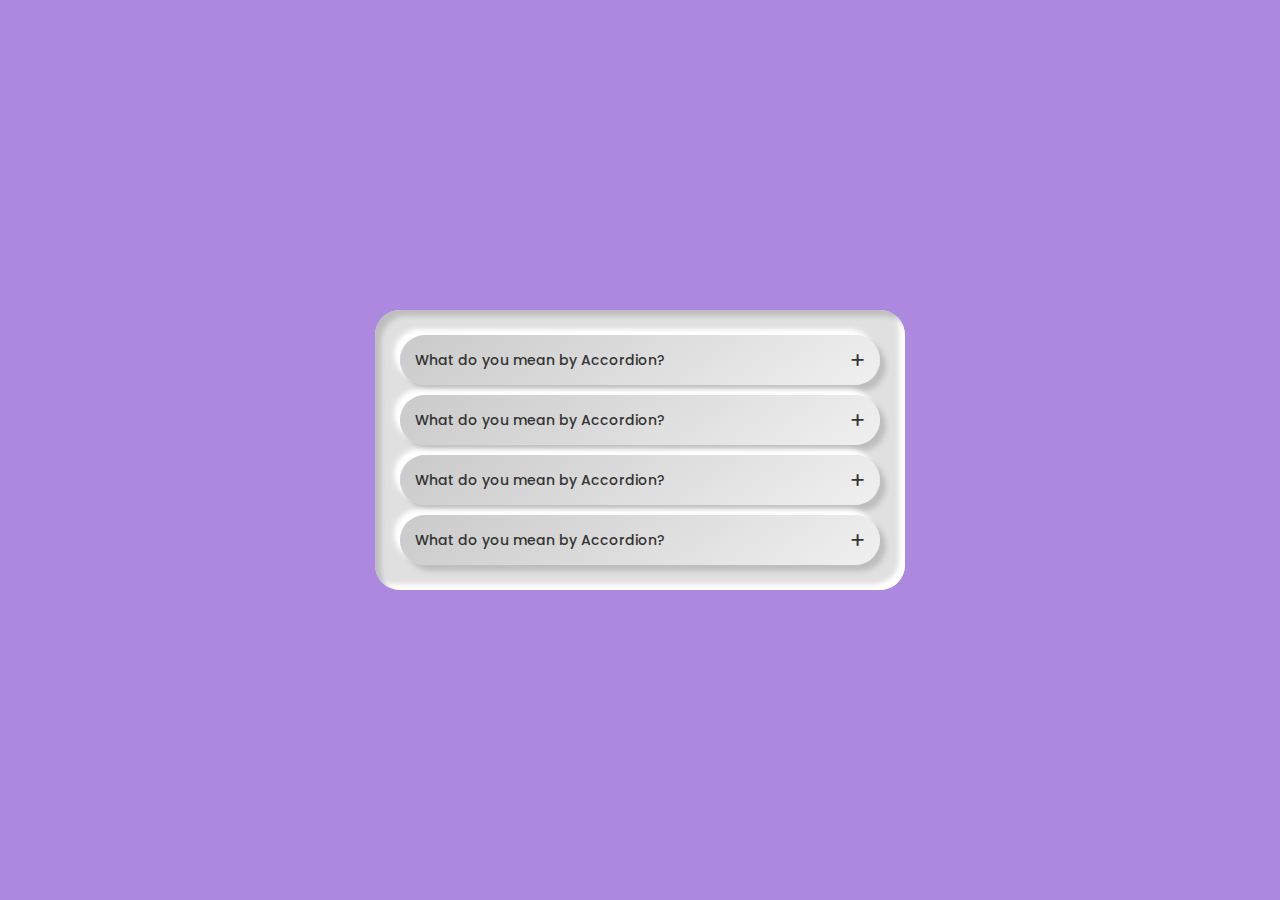
<file: Accordion/index.html>
<!DOCTYPE html>
<html lang="en">
<head>
    <meta charset="UTF-8">
    <meta http-equiv="X-UA-Compatible" content="IE=edge">
    <meta name="viewport" content="width=device-width, initial-scale=1.0">
    <link rel="stylesheet" href="style.css">
    <link rel="stylesheet" href="https://cdnjs.cloudflare.com/ajax/libs/font-awesome/6.1.1/css/all.min.css">

    <title>Accordion in HTML CSS & JavaScript</title> 
</head>
<body>
    <div class="accordion">
        <div class="accordion-content">
            <header>
                <span class="title">What do you mean by Accordion?</span>
                <i class="fa-solid fa-plus"></i>
            </header>

            <p class="description">
                Lorem ipsum, dolor sit amet consectetur adipisicing elit. Natus nobis ut perspiciatis minima quidem nisi, obcaecati, delectus consequatur fuga nostrum iusto ipsam ducimus quibusdam possimus. Maiores non enim numquam voluptatem?
            </p>
        </div>

        <div class="accordion-content">
            <header>
                <span class="title">What do you mean by Accordion?</span>
                <i class="fa-solid fa-plus"></i>
            </header>

            <p class="description">
                Lorem ipsum, dolor sit amet consectetur adipisicing elit. Natus nobis ut perspiciatis minima quidem nisi, obcaecati, delectus consequatur fuga nostrum iusto ipsam ducimus quibusdam possimus. Maiores non enim numquam voluptatem?
            </p>
        </div>
        <div class="accordion-content">
            <header>
                <span class="title">What do you mean by Accordion?</span>
                <i class="fa-solid fa-plus"></i>
            </header>

            <p class="description">
                Lorem ipsum, dolor sit amet consectetur adipisicing elit. Natus nobis ut perspiciatis minima quidem nisi, obcaecati, delectus consequatur fuga nostrum iusto ipsam ducimus quibusdam possimus. Maiores non enim numquam voluptatem?
                Lorem ipsum dolor sit amet, consectetur adipisicing elit. Iusto neque, sed inventore illum ut quis ducimus deleniti temporibus maiores? At nisi sed pariatur cupiditate quidem quod adipisci aut, eos quis minima voluptates non veniam ipsam quasi architecto ducimus error eum id ab, suscipit doloribus, ut accusantium consequuntur voluptate! Unde, hic sed rerum officia totam id libero officiis nihil rem sequi porro labore praesentium repudiandae a blanditiis molestias nisi beatae natus! Ea, ut voluptates, natus harum nesciunt odio hic eveniet reprehenderit veritatis, possimus tempora magni soluta eaque quidem neque maxime nostrum sapiente commodi? Earum ex cumque cupiditate dicta, tempora temporibus quaerat.
            </p>
        </div>
        <div class="accordion-content">
            <header>
                <span class="title">What do you mean by Accordion?</span>
                <i class="fa-solid fa-plus"></i>
            </header>

            <p class="description">
                Lorem ipsum, dolor sit amet consectetur adipisicing elit. Natus nobis ut perspiciatis minima quidem nisi, obcaecati, delectus consequatur fuga nostrum iusto ipsam ducimus quibusdam possimus. Maiores non enim numquam voluptatem?
            </p>
        </div>
    </div>
    
    <script src="script.js"></script>
</body>
</html>
</file>
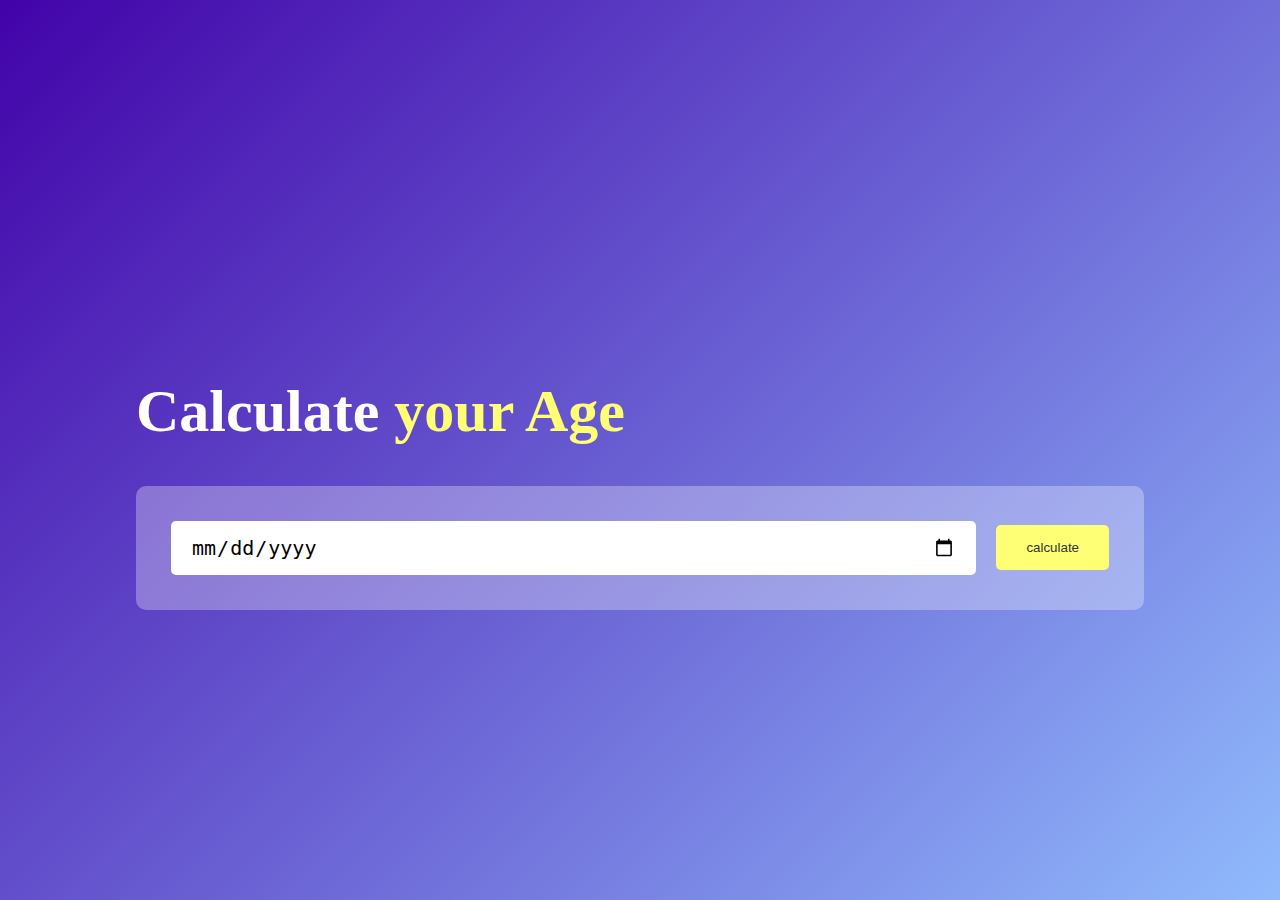
<file: Age Calculator/index.html>
<!DOCTYPE html>
<html lang="en">
<head>
    <meta charset="UTF-8">
    <meta http-equiv="X-UA-Compatible" content="IE=edge">
    <meta name="viewport" content="width=device-width, initial-scale=1.0">
    <title>Age calculator</title>
    <link rel="stylesheet" href="./style.css">

</head>
<body>

<div class="container">
    <div class="calculator">
        <h1>Calculate <span>your Age</span> </h1>
        <div class="input-box">
            <input type="date" id="date">
            <button onclick="calculateAge()">calculate</button>
        </div>
        <p id="result"></p>
    </div>
</div>


<script src="./script.js"></script>


    
</body>
</html>
</file>
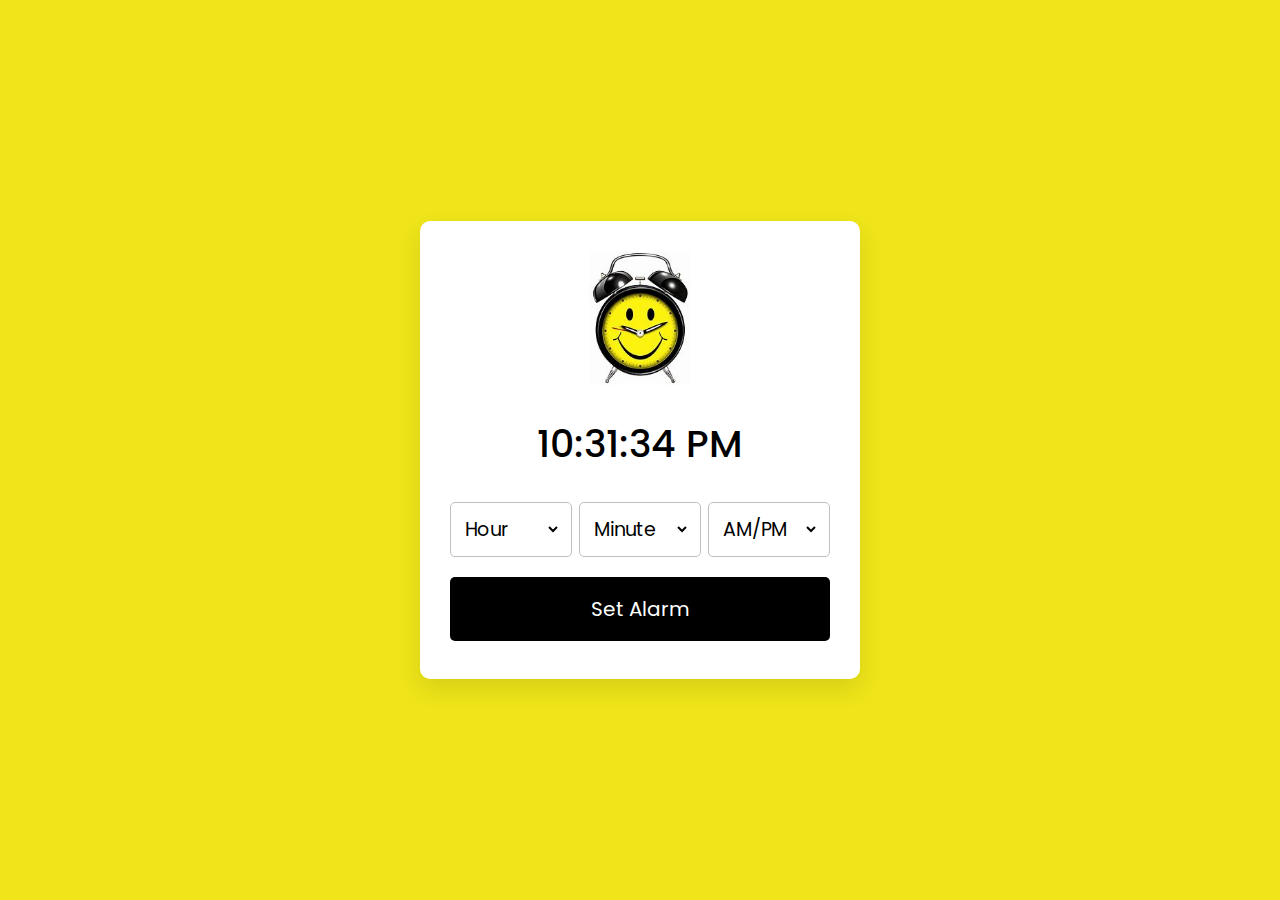
<file: Alarm clock/index.html>
<!DOCTYPE html>
<html lang="en">
<head>
    <meta charset="UTF-8">
    <meta http-equiv="X-UA-Compatible" content="IE=edge">
    <meta name="viewport" content="width=device-width, initial-scale=1.0">
    <title>Document</title>
    <link rel="stylesheet" href="style.css">
</head>
<body>
    <div class="wrapper">
        <img src="./files/alarm clock.jpg" alt="clock">
        <h1>00:00:00 PM</h1>
        <div class="content">
          <div class="column">
            <select>
              <option value="Hour" selected disabled hidden>Hour</option>
            </select>
          </div>
          <div class="column">
            <select>
              <option value="Minute" selected disabled hidden>Minute</option>
            </select>
          </div>
          <div class="column">
            <select>
              <option value="AM/PM" selected disabled hidden>AM/PM</option>
            </select>
          </div>
        </div>
        <button>Set Alarm</button>
      </div>
      <script src="script.js"></script>
</body>
</html>
</file>
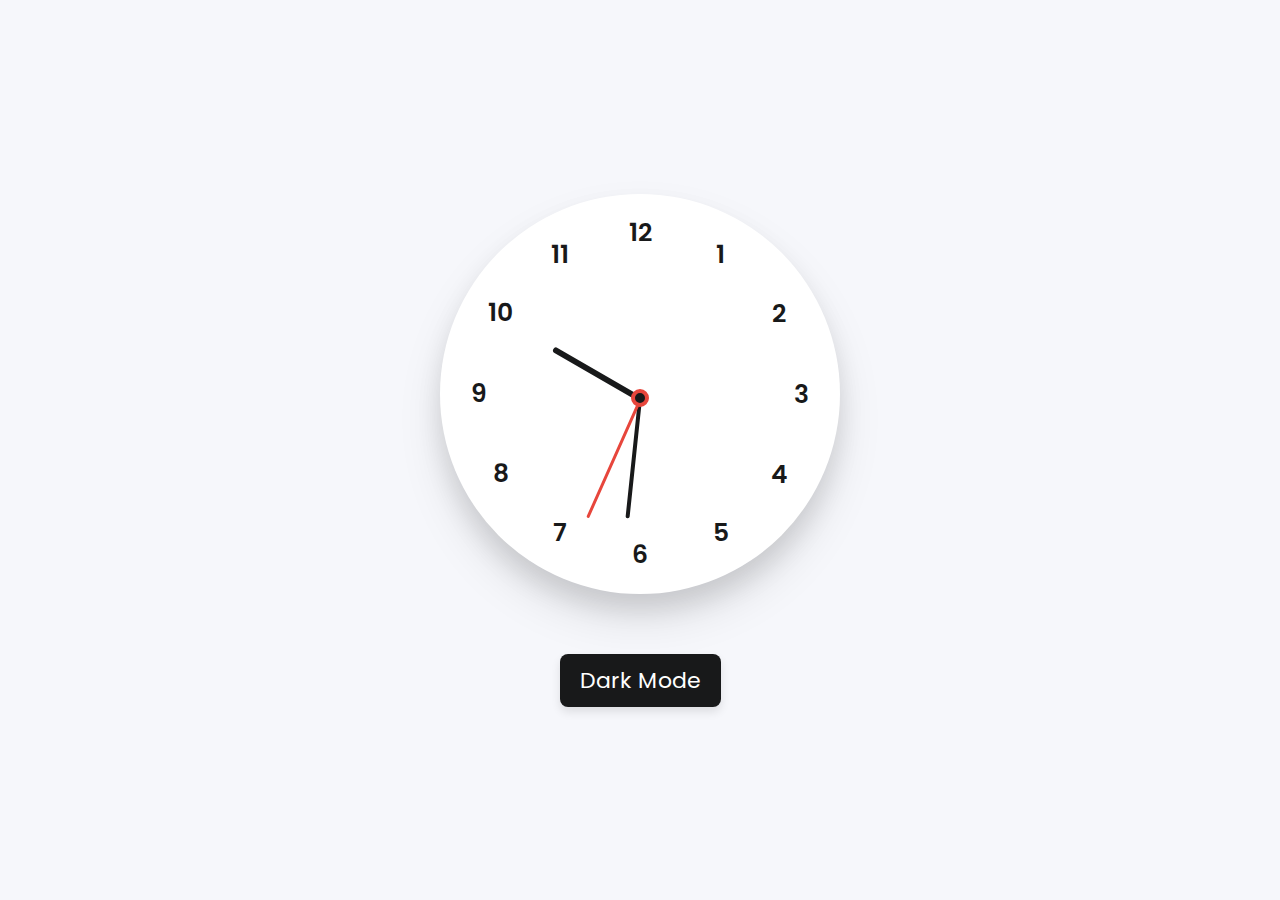
<file: Analog Clock/index.html>
<!DOCTYPE html>
<html lang="en">
<head>
    <meta charset="UTF-8">
    <meta http-equiv="X-UA-Compatible" content="IE=edge">
    <meta name="viewport" content="width=device-width, initial-scale=1.0">
    <title>Analog Clock</title>
    <link rel="stylesheet" href="./style.css">
</head>
<body>
    <div class="container">
        <div class="clock">
            <label style="--i:1"><span>1</span></label>
            <label style="--i:2"><span>2</span></label>
            <label style="--i:3"><span>3</span></label>
            <label style="--i:4"><span>4</span></label>
            <label style="--i:5"><span>5</span></label>
            <label style="--i:6"><span>6</span></label>
            <label style="--i:7"><span>7</span></label>
            <label style="--i:8"><span>8</span></label>
            <label style="--i:9"><span>9</span></label>
            <label style="--i:10"><span>10</span></label>
            <label style="--i:11"><span>11</span></label>
            <label style="--i:12"><span>12</span></label>
            <div class="indicator">
                <span class="hand hour"></span>
                <span class="hand minute"></span>
                <span class="hand second"></span>

            </div>
        </div>

        <div class="mode-switch">Dark Mode</div>
    </div>

    <script src="./script.js"></script>
</body>
</html>
</file>
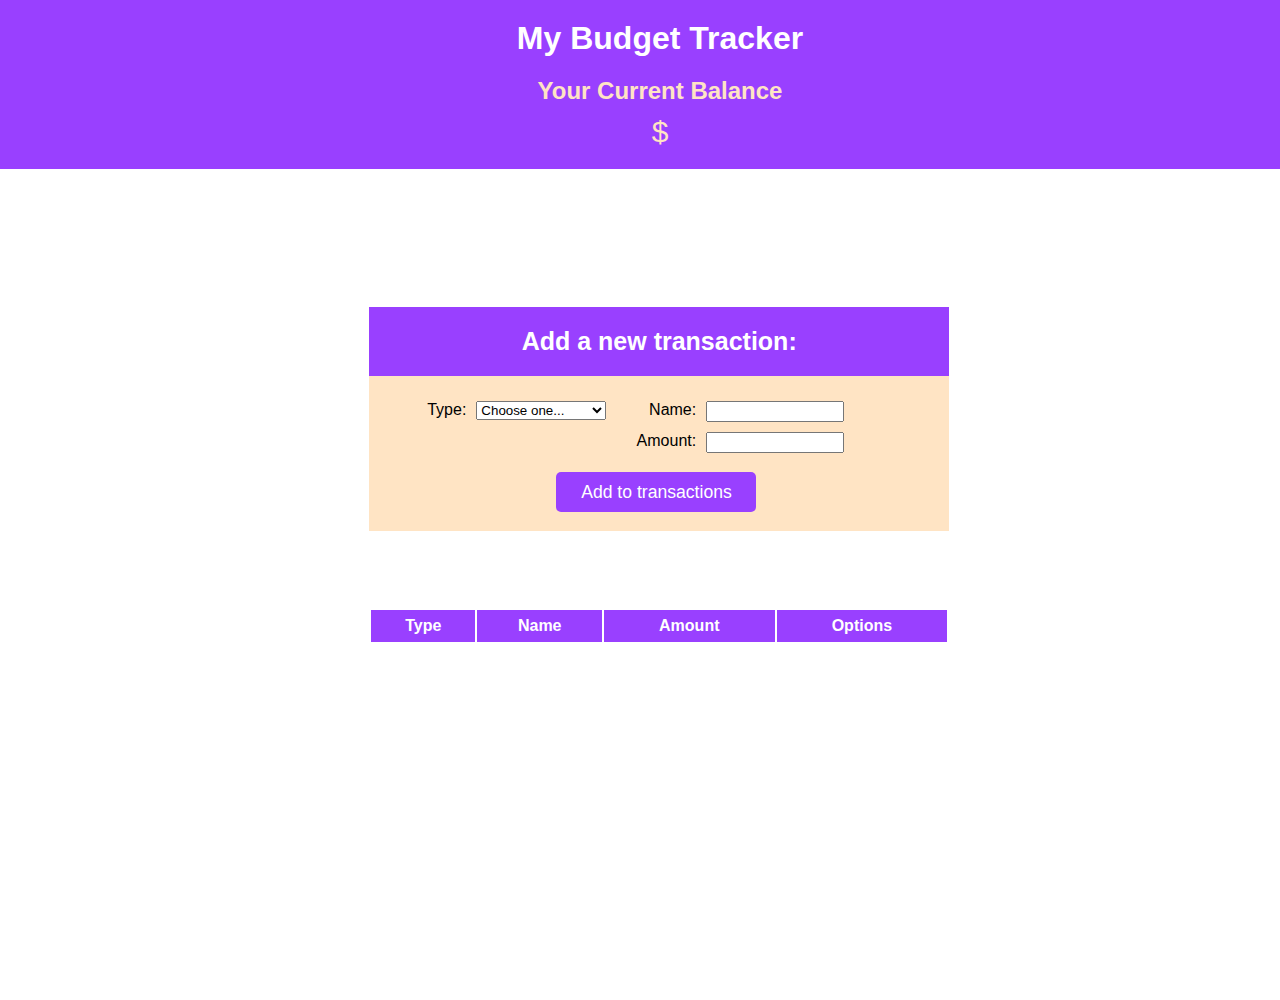
<file: Budget tracker/index.html>
<!DOCTYPE html>
<html lang="en">
<head>
    <meta charset="UTF-8">
    <meta http-equiv="X-UA-Compatible" content="IE=edge">
    <meta name="viewport" content="width=device-width, initial-scale=1.0">
    <title>Document</title>
    <link rel="stylesheet" href="style.css">
</head>
<body>
    <div class="headerBar">
        <header>
          <h1 class="title">My Budget Tracker</h1>
          <h2 class="topbar">Your Current Balance</h2>
          <p>
            <span class="currency">$</span>
            <span class="balance"></span>
          </p>
          <header>
      </div>
      <div class="content">
        <h3 class="secondTitle">Add a new transaction: </h3>
        <div class="form">
          <form id="expForm">
            <div class="formLine left">
              <span for="type">Type:</span>
              <select id="type">
                <option value="chooseOne">Choose one...</option>
                <option value="income">Income</option>
                <option value="expense">Expense</option>
              </select>
            </div>
            <div class="formLine right">
              <span for="name">Name:</span>
              <input type="text" id="name">
            </div>
            <div class="formLine right">
              <span for="amount">Amount:</span>
              <input type="text" id="amount">
            </div>
            <button type="submit" class="buttonSave">Add to transactions</button>
          </form>
        </div>
      </div>
      <div class="content">
        <table class="table">
          <thead>
            <tr>
              <th>Type</th>
              <th>Name</th>
              <th>Amount</th>
              <th>Options</th>
            </tr>
          </thead>
          <tbody id="transactionTable"></tbody>
        </table>
      </div>

    <script src="script.js"></script>
</body>
</html>
</file>
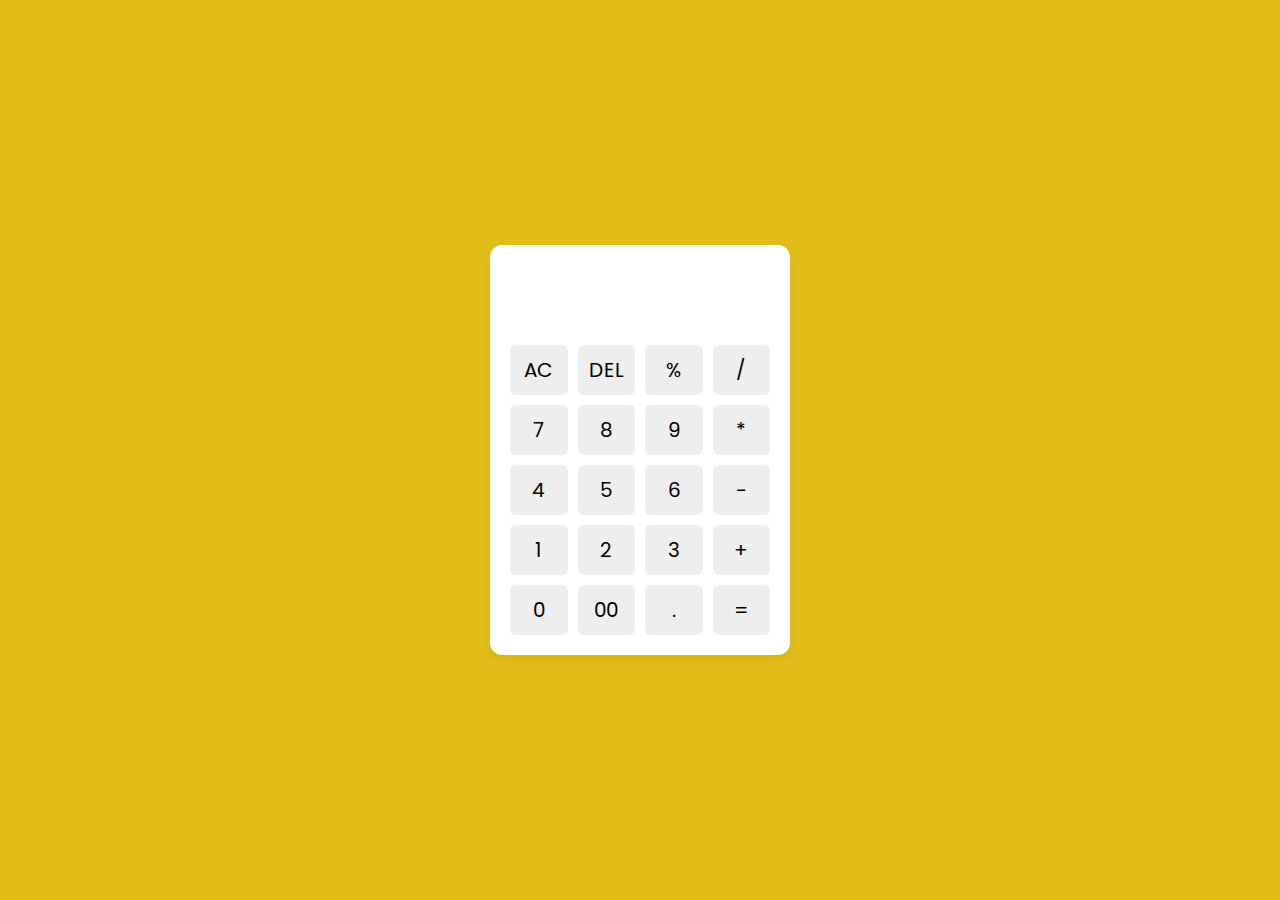
<file: Calculator/index.html>
<!DOCTYPE html>
<html lang="en">
<head>
    <meta charset="UTF-8">
    <meta http-equiv="X-UA-Compatible" content="IE=edge">
    <meta name="viewport" content="width=device-width, initial-scale=1.0">
    <title>Document</title>
    <link rel="stylesheet" href="./style.css">
</head>
<body>
    <div class="container">
        <input type="text" class="display" />
        <div class="buttons">
          <button class="operator" data-value="AC">AC</button>
          <button class="operator" data-value="DEL">DEL</button>
          <button class="operator" data-value="%">%</button>
          <button class="operator" data-value="/">/</button>
          <button data-value="7">7</button>
          <button data-value="8">8</button>
          <button data-value="9">9</button>
          <button class="operator" data-value="*">*</button>
          <button data-value="4">4</button>
          <button data-value="5">5</button>
          <button data-value="6">6</button>
          <button class="operator" data-value="-">-</button>
          <button data-value="1">1</button>
          <button data-value="2">2</button>
          <button data-value="3">3</button>
          <button class="operator" data-value="+">+</button>
          <button data-value="0">0</button>
          <button data-value="00">00</button>
          <button data-value=".">.</button>
          <button class="operator" data-value="=">=</button>
        </div>
      </div>
      <script src="script.js"></script>
</body>
</html>
</file>
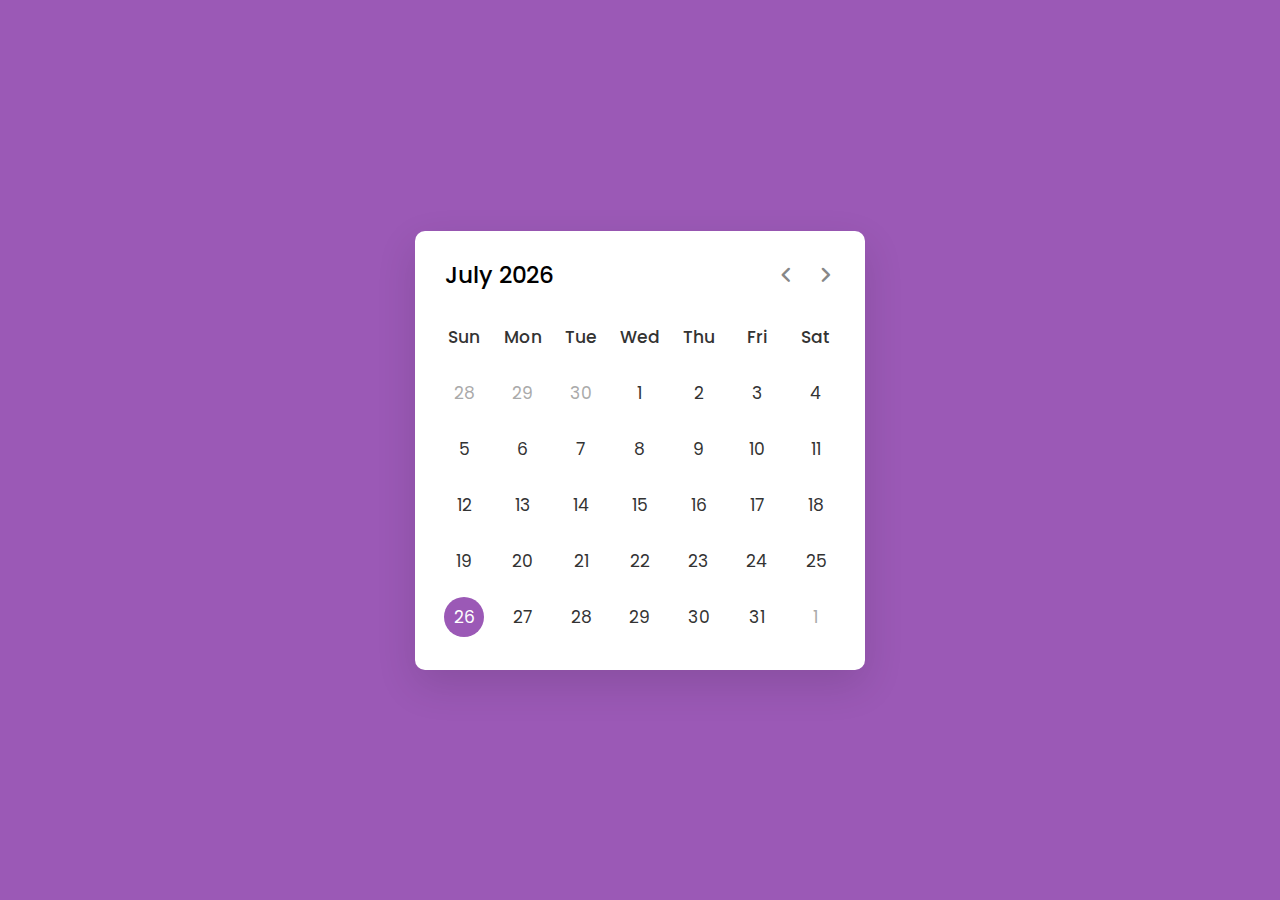
<file: Calender/index.html>
<!DOCTYPE html>
<html lang="en">
<head>
    <meta charset="UTF-8">
    <meta http-equiv="X-UA-Compatible" content="IE=edge">
    <meta name="viewport" content="width=device-width, initial-scale=1.0">
    <title>calendar</title>
    <link rel="stylesheet" href="style.css">
    <link rel="stylesheet" href="https://fonts.googleapis.com/css2?family=Material+Symbols+Rounded:opsz,wght,FILL,GRAD@20..48,100..700,0..1,-50..200">
    <script src="script.js" defer></script>
</head>
<body>
    <div class="wrapper">
        <header>
          <p class="current-date"></p>
          <div class="icons">
            <span id="prev" class="material-symbols-rounded">chevron_left</span>
            <span id="next" class="material-symbols-rounded">chevron_right</span>
          </div>
        </header>
        <div class="calendar">
          <ul class="weeks">
            <li>Sun</li>
            <li>Mon</li>
            <li>Tue</li>
            <li>Wed</li>
            <li>Thu</li>
            <li>Fri</li>
            <li>Sat</li>
          </ul>
          <ul class="days"></ul>
        </div>
      </div>
</body>
</html>
</file>
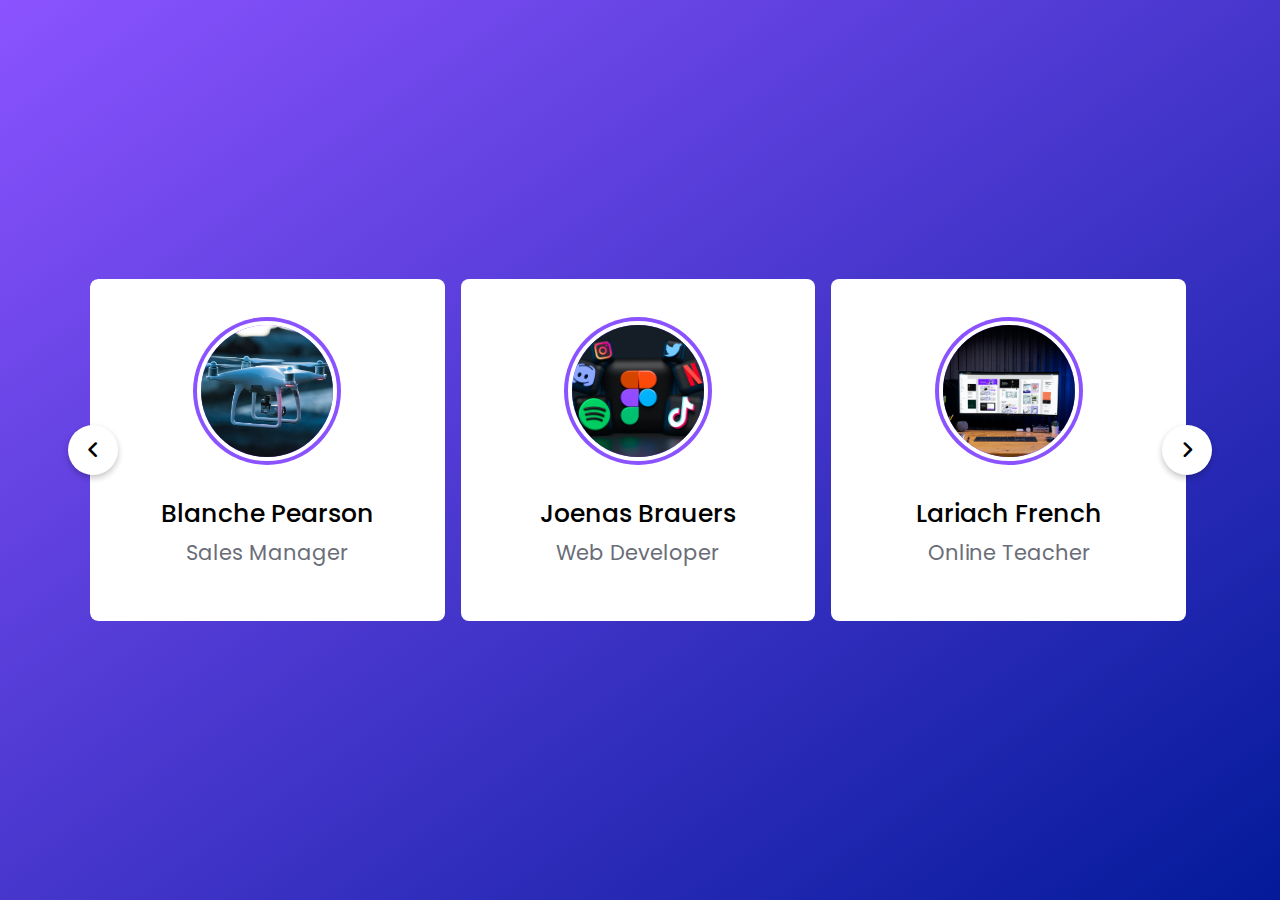
<file: Card slider/index.html>
<!DOCTYPE html>
<html lang="en">
<head>
    <meta charset="UTF-8">
    <meta http-equiv="X-UA-Compatible" content="IE=edge">
    <meta name="viewport" content="width=device-width, initial-scale=1.0">
    <title>Document</title>
    <link rel="stylesheet" href="https://cdnjs.cloudflare.com/ajax/libs/font-awesome/6.3.0/css/all.min.css">
    <script src="script.js" defer></script>
    <link rel="stylesheet" href="style.css">
</head>
<body>
    <div class="wrapper">
        <i id="left" class="fa-solid fa-angle-left"></i>
        <ul class="carousel">
          <li class="card">
            <div class="img"><img src="images/img-1.jpg" alt="img" draggable="false"></div>
            <h2>Blanche Pearson</h2>
            <span>Sales Manager</span>
          </li>
          <li class="card">
            <div class="img"><img src="images/img-2.jpg" alt="img" draggable="false"></div>
            <h2>Joenas Brauers</h2>
            <span>Web Developer</span>
          </li>
          <li class="card">
            <div class="img"><img src="images/img-3.jpg" alt="img" draggable="false"></div>
            <h2>Lariach French</h2>
            <span>Online Teacher</span>
          </li>
          <li class="card">
            <div class="img"><img src="images/img-4.jpg" alt="img" draggable="false"></div>
            <h2>James Khosravi</h2>
            <span>Freelancer</span>
          </li>
          <li class="card">
            <div class="img"><img src="images/img-5.jpg" alt="img" draggable="false"></div>
            <h2>Kristina Zasiadko</h2>
            <span>Bank Manager</span>
          </li>
          <li class="card">
            <div class="img"><img src="images/img-6.jpg" alt="img" draggable="false"></div>
            <h2>Donald Horton</h2>
            <span>App Designer</span>
          </li>
        </ul>
        <i id="right" class="fa-solid fa-angle-right"></i>
      </div>
</body>
</html>
</file>
<file: Accordion/style.css>
/* ===== Google Font Import - Poppins ===== */
@import url('https://fonts.googleapis.com/css2?family=Poppins:wght@300;400;500;600&display=swap');

*{
    margin: 0;
    padding: 0;
    box-sizing: border-box;
    font-family: 'Poppins', sans-serif;
}
body{
    min-height: 100vh;
    display: flex;
    align-items: center;
    justify-content: center;
    background: #ac88df;
}
.accordion{
    max-width: 530px;
    width: 100%;
    background: #FFF;
    margin: 0 15px;
    padding: 15px;
    border-radius: 25px;
    background: #e0e0e0;
    box-shadow: inset 6px 6px 5px #bebebe,
                inset -6px -6px 5px #ffffff;
}
.accordion .accordion-content{
    margin: 10px 10px;
    border-radius: 25px;
background: linear-gradient(145deg, #cacaca, #f0f0f0);
box-shadow:  6px 6px 5px #bebebe,
             -6px -6px 5px #ffffff;
    /* border-radius: 4px; */
    /* background: #FFF7F0;
    border: 1px solid #FFD6B3; */
    overflow: hidden;
}
/* .accordion-content:nth-child(2){
    background-color: #F0FAFF;
    border-color: #CCEEFF;
}
.accordion-content:nth-child(3){
    background-color: #FFF0F3;
    border-color: #FFCCD6;
} */
/* .accordion-content:nth-child(4){
    background-color: #F0F0FF;
    border-color: #CCCCFF;
} */
.accordion-content.open{
    padding-bottom: 10px;
}
.accordion-content header{
    display: flex;
    min-height: 50px;
    padding: 0 15px;
    cursor: pointer;
    align-items: center;
    justify-content: space-between;
    transition: all 0.2s linear;
}
.accordion-content.open header{
    min-height: 35px;
}
.accordion-content header .title{
    font-size: 14px;
    font-weight: 500;
    color: #333;
}
.accordion-content header i{
    font-size: 15px;
    color: #333;
}
.accordion-content .description{
    height: 0;
    font-size: 12px;
    color: #333;
    font-weight: 400;
    padding: 0 15px;
    transition: all 0.2s linear;
}
</file>
<file: Age Calculator/style.css>
@import url("https://fonts.googleapis.com/css2?family=Manrope:wght@200;300;400;500;600;700;800&family=Poppins:wght@400;500;600;700&display=swap");
*{
    margin: 0;
    padding: 0;
    box-sizing: border-box;
    font-family: 'Poppins' sans-serif;

}
.container{
    display: flex;
    align-items: center;
    justify-content: center;
    width: 100%;
    min-height: 100vh;
    background: linear-gradient(135deg, #4203a9, #90bafc);
    color: #fff;
    padding: 10px;
}
.calculator{
    width: 100%;
    min-width: 600px;
    /* margin-left: 10%; */
    margin-top: 10%;
    padding: 10%;
}
.calculator h1{
    font-size: 60px;
}
.calculator h1 span{
    color: #ffff76;
}
.input-box{
    margin: 40px 0;
    padding: 35px;
    border-radius: 10px;
    background: rgba(255, 255, 255, 0.3);
    display: flex;
    align-items: center;
}
.input-box input{
    flex: 1;
    margin-right: 20px;
    padding: 14px 20px;
    border: 0;
    outline: 0;
    font-size: 20px;
    border-radius: 5px;
    position: relative;
}
.input-box button{
    background: #ffff76;
    border: 0;
    outline: 0;
    padding: 15px 30px;
    border-radius: 5px;
    font-weight: 500;
    color: #333;
    cursor: pointer;
}
.input-box input::-webkit-calender-picker-indicator{
    top: 0;
    left: 0;
    right: 0;
    bottom: 0;
    width: auto;
    height: auto;
    position: absolute;
    background-position: calc(100% - 10px);
    box-sizing: 30px;
    cursor: pointer;
}
#result{
    font-size: 20px;
}
#result span{
    color: #ffff76;
}
</file>
<file: Alarm clock/style.css>
/* Import Google font - Poppins */
@import url('https://fonts.googleapis.com/css2?family=Poppins:wght@400;500;600&display=swap');
*{
  margin: 0;
  padding: 0;
  box-sizing: border-box;
  font-family: 'Poppins', sans-serif;
}
body, .wrapper, .content{
  display: flex;
  align-items: center;
  justify-content: center;
}
body{
  padding: 0 10px;
  min-height: 100vh;
  background: #efe519;
}
.wrapper{
  width: 440px;
  padding: 30px 30px 38px;
  background: #fff;
  border-radius: 10px;
  flex-direction: column;
  box-shadow: 0 10px 25px rgba(0,0,0,0.1);
}
.wrapper img{
  max-width: 103px;
}
.wrapper h1{
  font-size: 38px;
  font-weight: 500;
  margin: 30px 0;
}
.wrapper .content{
  width: 100%;
  justify-content: space-between;
}
.content.disable{
  cursor: no-drop;
}
.content .column{
  padding: 0 10px;
  border-radius: 5px;
  border: 1px solid #bfbfbf;
  width: calc(100% / 3 - 5px);
}
.content.disable .column{
  opacity: 0.6;
  pointer-events: none;
}
.column select{
  width: 100%;
  height: 53px;
  border: none;
  outline: none;
  background: none;
  font-size: 19px;
}
.wrapper button{
  width: 100%;
  border: none;
  outline: none;
  color: #fff;
  cursor: pointer;
  font-size: 20px;
  padding: 17px 0;
  margin-top: 20px;
  border-radius: 5px;
  background: #000000;
}
</file>
<file: Analog Clock/style.css>
@import url("https://fonts.googleapis.com/css2?family=Manrope:wght@200;300;400;500;600;700;800&family=Poppins:wght@400;500;600;700&display=swap");
*{
    margin: 0;
    padding: 0;
    box-sizing: border-box;
    font-family:  "Poppins", sans-serif;
}

:root{
    --primary-color: #f6f7fb;
    --white-color: #fff;
    --black-color: #18191a;
    --red-color: #e7463c;
}

body {
    display: flex;
    min-height: 100vh;
    align-items: center;
    justify-content: center;
    background: var(--primary-color);
}
body.dark{
    --primary-color: #242526;
    --white-color: #18191a;
    --black-color: #fff;
    --red-color: #e7463c;
}

.container {

    display: flex;
    flex-direction: column;
    align-items: center;
    gap: 60px;
    
} 
.container .clock{
    display: flex;
    height: 400px;
    width: 400px;
    border-radius: 50%;
    align-items: center;
    justify-content: center;
    background-color: var(--white-color);
    box-shadow: 0 15px 25px rgba(0, 0, 0, 0.1), 0 25px 45px rgba(0, 0, 0, 0.1);
    position: relative;
}
.clock label{
    position: absolute;
    inset: 20px;
    text-align: center;
    transform: rotate(calc(var(--i) * (360deg / 12)));
}
.clock label span{
    display: inline-block;
    font-size: 25px;
    font-weight: 600;
    color: var(--black-color);
    transform: rotate(calc(var(--i) * (-360deg / 12)));

}
.container .indicator {
    position: absolute;
    display: flex;
    justify-content: center;
    height: 10px;
    width: 10px;
}
.indicator::before {
    content: "";
    position: absolute;
    height: 100%;
    width: 100%;
    border-radius: 50%;
    z-index: 100;
    background: var(--black-color);
    border: 4px solid var(--red-color);
}
.indicator .hand{
    position: absolute;
    height: 130px;
    width: 3px;
    bottom: 0;
    border-radius: 50px;
    transform-origin: bottom;
    background: var(--red-color);
}
.hand.minute {
    height: 120px;
    width: 4px;
    /* transform: rotate(45deg); */
    background: var(--black-color);
}
.hand.hour {
    height: 100px;
    width: 6px;
    /* transform: rotate(55deg); */
    background: var(--black-color);


}
.mode-switch{
    border-radius: 8px;
    font-size: 22px;
    font-weight: 400;
    padding: 10px 20px;
    display: inline-block;
    cursor: pointer;
    color: var(--white-color);
    background: var(--black-color);
    box-shadow: 0 5px 10px rgba(0, 0, 0, 0.1);
}
</file>
<file: Budget tracker/style.css>
* {
    margin: 0;
    font-family: Arial, Helvetica, sans-serif;
  }
  
  body {
    min-height: 1000px;
    display: flex;
    flex-direction: column;
    background-color: rgba(255, 255, 255, 0.686);
    color: black;
  }
  
  .headerBar {
    /* display: flex;
    align-items: center;
    justify-content: center; */
    background-color: rgb(153, 64, 255);
    width: 100%;
    color: bisque;
    text-align: center;
    padding: 20px;
  }
  
  .title {
    margin-bottom: 20px;
    color: white;
  }
  
  .topbar {
    margin-bottom: 10px;
  }
  
  .currency {
    font-size: 30px;
    font-weight: 300;
  }
  
  .balance {
    font-size: 30px;
    font-weight: 300;
  }
  
  .content {
    width: 580px;
    margin: 0 auto;
    padding: 3%;
    padding-left: 6%;
  }
  
  .secondTitle {
    background-color: rgb(153, 64, 255);
    color: white;
    text-align: center;
    margin-top: 100px;
    padding: 20px;
    font-size: 25px;
  }
  
  .form {
    padding: 5px;
    padding-top: 20px;
    padding-left: 10%;
    justify-content: center;
    background-color: bisque;
  }
  
  .formLine {
    display: inline-flex;
    padding: 5px 0px;
  }
  
  .left {
    float: left;
  }
  
  .right {
    float: right;
    margin-right: 100px;
  }
  
  input,
  select {
    width: 130px;
    margin-left: 10px;
  }
  
  /* table style */
  table {
    width: 100%;
  }
  
  thead {
    background-color: rgb(153, 64, 255);
    color: white;
    line-height: 30px;
  }
  
  tbody {
    background-color: bisque;
    line-height: 30px;
    text-align: center;
  }
  
  /* Button */
  
  button {
    width: 200px;
    color: #fff;
    padding: 10px;
    text-align: center;
    font-size: 1.1em;
    line-height: 20px;
    background-color: rgb(153, 64, 255);
    border-radius: 5px;
    border: none;
    margin: 14px 25%;
    cursor: pointer;
  }
  
  button:hover {
    box-shadow: 0 0 0 2px grey;
    transition: 0.5s;
  }
  
  a {
    text-decoration: underline;
    cursor: pointer;
  }
</file>
<file: Calculator/style.css>
/* Import Google font - Poppins */
@import url("https://fonts.googleapis.com/css2?family=Poppins:wght@300;400;500;600;700&display=swap");
* {
  margin: 0;
  padding: 0;
  box-sizing: border-box;
  font-family: "Poppins", sans-serif;
}
body {
  height: 100vh;
  display: flex;
  align-items: center;
  justify-content: center;
  background: #e1bd1a;
}
.container {
  position: relative;
  max-width: 300px;
  width: 100%;
  border-radius: 12px;
  padding: 10px 20px 20px;
  background: #fff;
  box-shadow: 0 5px 10px rgba(0, 0, 0, 0.05);
}
.display {
  height: 80px;
  width: 100%;
  outline: none;
  border: none;
  text-align: right;
  margin-bottom: 10px;
  font-size: 25px;
  color: #000e1a;
  pointer-events: none;
}
.buttons {
  display: grid;
  grid-gap: 10px;
  grid-template-columns: repeat(4, 1fr);
}
.buttons button {
  padding: 10px;
  border-radius: 6px;
  border: none;
  font-size: 20px;
  cursor: pointer;
  background-color: #eee;
}
.buttons button:active {
  transform: scale(0.99);
}
.operator {
  color: #000000;
}
</file>
<file: Calender/style.css>
/* Import Google font - Poppins */
@import url('https://fonts.googleapis.com/css2?family=Poppins:wght@400;500;600&display=swap');
*{
  margin: 0;
  padding: 0;
  box-sizing: border-box;
  font-family: 'Poppins', sans-serif;
}
body{
  display: flex;
  align-items: center;
  padding: 0 10px;
  justify-content: center;
  min-height: 100vh;
  background: #9B59B6;
}
.wrapper{
  width: 450px;
  background: #fff;
  border-radius: 10px;
  box-shadow: 0 15px 40px rgba(0,0,0,0.12);
}
.wrapper header{
  display: flex;
  align-items: center;
  padding: 25px 30px 10px;
  justify-content: space-between;
}
header .icons{
  display: flex;
}
header .icons span{
  height: 38px;
  width: 38px;
  margin: 0 1px;
  cursor: pointer;
  color: #878787;
  text-align: center;
  line-height: 38px;
  font-size: 1.9rem;
  user-select: none;
  border-radius: 50%;
}
.icons span:last-child{
  margin-right: -10px;
}
header .icons span:hover{
  background: #f2f2f2;
}
header .current-date{
  font-size: 1.45rem;
  font-weight: 500;
}
.calendar{
  padding: 20px;
}
.calendar ul{
  display: flex;
  flex-wrap: wrap;
  list-style: none;
  text-align: center;
}
.calendar .days{
  margin-bottom: 20px;
}
.calendar li{
  color: #333;
  width: calc(100% / 7);
  font-size: 1.07rem;
}
.calendar .weeks li{
  font-weight: 500;
  cursor: default;
}
.calendar .days li{
  z-index: 1;
  cursor: pointer;
  position: relative;
  margin-top: 30px;
}
.days li.inactive{
  color: #aaa;
}
.days li.active{
  color: #fff;
}
.days li::before{
  position: absolute;
  content: "";
  left: 50%;
  top: 50%;
  height: 40px;
  width: 40px;
  z-index: -1;
  border-radius: 50%;
  transform: translate(-50%, -50%);
}
.days li.active::before{
  background: #9B59B6;
}
.days li:not(.active):hover::before{
  background: #f2f2f2;
}
</file>
<file: Card slider/style.css>
/* Import Google font - Poppins */
@import url('https://fonts.googleapis.com/css2?family=Poppins:wght@400;500;600&display=swap');
* {
  margin: 0;
  padding: 0;
  box-sizing: border-box;
  font-family: "Poppins", sans-serif;
}
body {
  display: flex;
  padding: 0 35px;
  align-items: center;
  justify-content: center;
  min-height: 100vh;
  background: linear-gradient(to left top, #031A9A, #8B53FF);
}
.wrapper {
  max-width: 1100px;
  width: 100%;
  position: relative;
}
.wrapper i {
  top: 50%;
  height: 50px;
  width: 50px;
  cursor: pointer;
  font-size: 1.25rem;
  position: absolute;
  text-align: center;
  line-height: 50px;
  background: #fff;
  border-radius: 50%;
  box-shadow: 0 3px 6px rgba(0,0,0,0.23);
  transform: translateY(-50%);
  transition: transform 0.1s linear;
}
.wrapper i:active{
  transform: translateY(-50%) scale(0.85);
}
.wrapper i:first-child{
  left: -22px;
}
.wrapper i:last-child{
  right: -22px;
}
.wrapper .carousel{
  display: grid;
  grid-auto-flow: column;
  grid-auto-columns: calc((100% / 3) - 12px);
  overflow-x: auto;
  scroll-snap-type: x mandatory;
  gap: 16px;
  border-radius: 8px;
  scroll-behavior: smooth;
  scrollbar-width: none;
}
.carousel::-webkit-scrollbar {
  display: none;
}
.carousel.no-transition {
  scroll-behavior: auto;
}
.carousel.dragging {
  scroll-snap-type: none;
  scroll-behavior: auto;
}
.carousel.dragging .card {
  cursor: grab;
  user-select: none;
}
.carousel :where(.card, .img) {
  display: flex;
  justify-content: center;
  align-items: center;
}
.carousel .card {
  scroll-snap-align: start;
  height: 342px;
  list-style: none;
  background: #fff;
  cursor: pointer;
  padding-bottom: 15px;
  flex-direction: column;
  border-radius: 8px;
}
.carousel .card .img {
  background: #8B53FF;
  height: 148px;
  width: 148px;
  border-radius: 50%;
}
.card .img img {
  width: 140px;
  height: 140px;
  border-radius: 50%;
  object-fit: cover;
  border: 4px solid #fff;
}
.carousel .card h2 {
  font-weight: 500;
  font-size: 1.56rem;
  margin: 30px 0 5px;
}
.carousel .card span {
  color: #6A6D78;
  font-size: 1.31rem;
}

@media screen and (max-width: 900px) {
  .wrapper .carousel {
    grid-auto-columns: calc((100% / 2) - 9px);
  }
}

@media screen and (max-width: 600px) {
  .wrapper .carousel {
    grid-auto-columns: 100%;
  }
}
</file>
